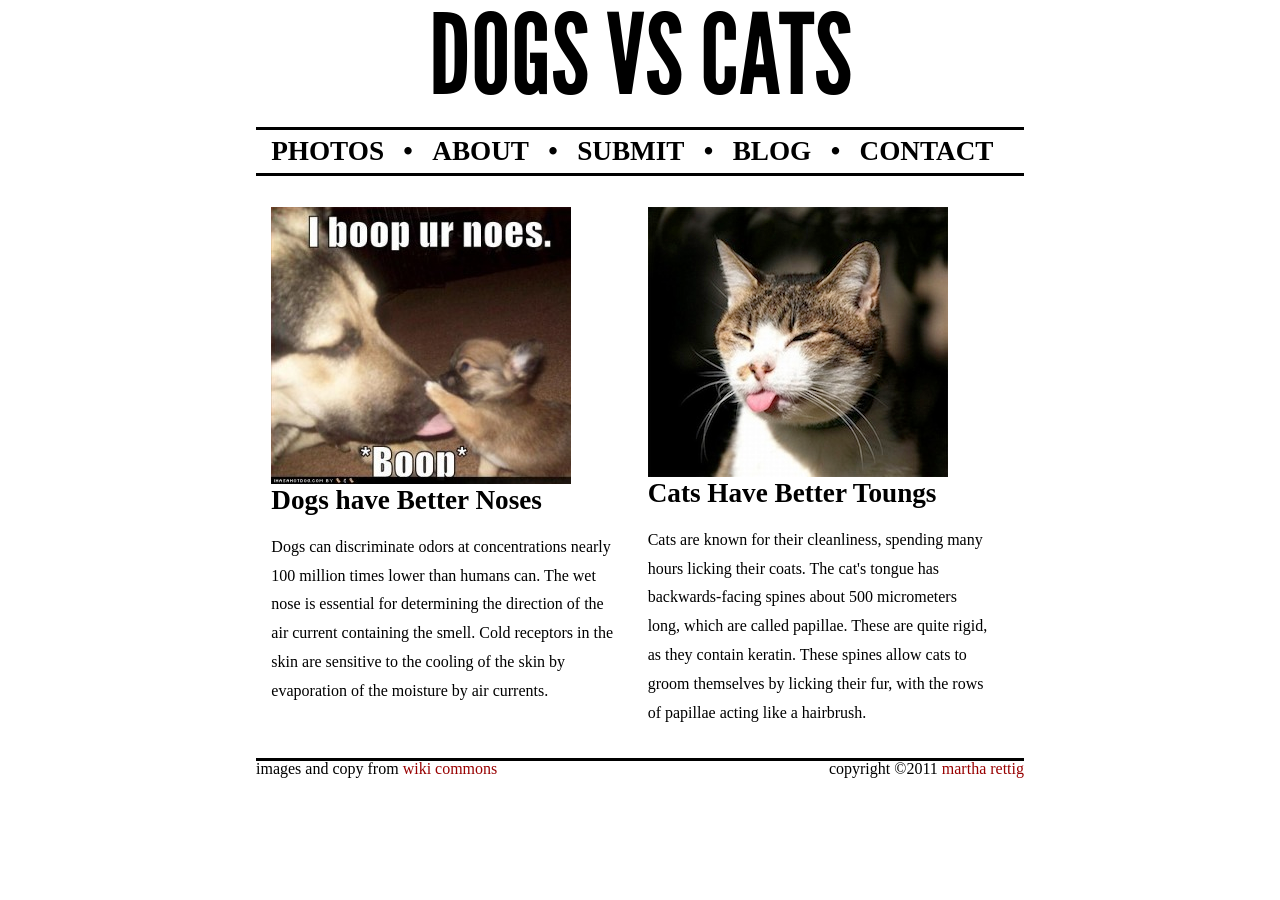
<file: cats-vs-dogs/index.html>
<!DOCTYPE html>

<html>
  <head>
    <title>My Title</title>
    <link rel="stylesheet" type='text/css' href="reset.css" />
  </head>
  <body>

    <header id='site-header'>
      <section>
    <h1><a href='#'>DOGS VS CATS</a></h1>
</section>
    
    <section>
    	 <nav>
      <ul>
        <li><a href="#" style="text-decoration: none; color:black;">PHOTOS</a></li>
        <li>&bullet;</li>
        <li><a href="#" style="text-decoration: none; color:black;">ABOUT</a></li>
         <li>&bullet;</li>
        <li><a href="#" style="text-decoration: none; color:black;">SUBMIT</a></li>
         <li>&bullet;</li>
        <li><a href="#" style="text-decoration: none; color:black;">BLOG</a></li>
         <li>&bullet;</li>
        <li><a href="#" style="text-decoration: none; color:black;">CONTACT</a></li>
    </ul>

</nav>
</section>
</header>


    <section>
<article id='article1'>

        	<img src="images/dog-pic.jpg" alt="dog pic"/>
        	<h1>Dogs have Better Noses</h1>
        	<p>Dogs can discriminate odors at concentrations nearly 100 million times lower than humans can. The wet nose is essential for determining the direction of the air current containing the smell. Cold receptors in the skin are sensitive to the cooling of the skin by evaporation of the moisture by air currents.</p>
  </article>

<article id ='article2'>        
        	<img src="images/cat-pic.jpg" alt="cat pic"/>
        	<h2>Cats Have Better Toungs</h2>
        	<p>Cats are known for their cleanliness, spending many hours licking their coats. The cat's tongue has backwards-facing spines about 500 micrometers long, which are called papillae. These are quite rigid, as they contain keratin. These spines allow cats to groom themselves by licking their fur, with the rows of papillae acting like a hairbrush.</p>
        </article>
        </section>

        <footer>
        <p id='link1'>images and copy from<a href="#" style="text-decoration:none" target="_blank"> <span style="color: #980000"> wiki commons </span></a></p>
    
      
      <p id='link2'>copyright &copy;2011<a href="#" style="text-decoration:none" target="_blank"> <span style="color: #980000">martha rettig</span></a></p>
    
    </footer>

  </body>
</html>
</file>
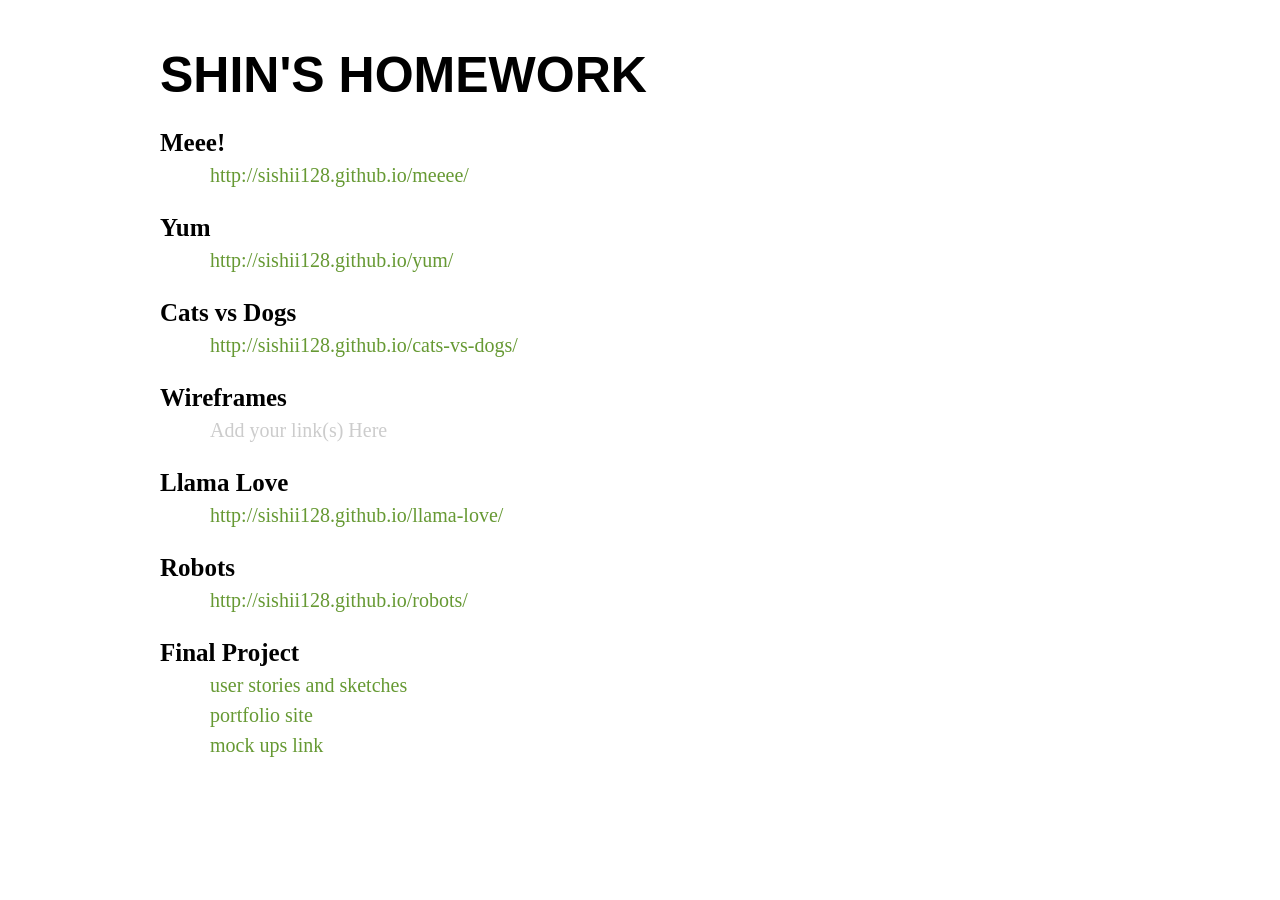
<file: homework/index.html>
<!DOCTYPE HTML>
<html lang="en">
<head>
	<meta charset="UTF-8">
	<title>Web304 Homework!</title>
	<link rel="stylesheet" href="style.css" type="text/css" media="screen">
</head>
<body>
	<section id='content'>
		<h1>Shin's Homework</h1>
		<h2>Meee!</h2>
				<p><a href='http://sishii128.github.io/meeee/'>http://sishii128.github.io/meeee/</a></p>
		<h2>Yum</h2>
				<p><a href='http://sishii128.github.io/yum/'>http://sishii128.github.io/yum/</a></p>
		<h2>Cats vs Dogs</h2>
				<p><a href='http://sishii128.github.io/cats-vs-dogs/'>http://sishii128.github.io/cats-vs-dogs/</a></p>
		<h2>Wireframes</h2>
				<p>Add your link(s) Here</p>
		<h2>Llama Love</h2>
				<p><a href='http://sishii128.github.io/llama-love/'>http://sishii128.github.io/llama-love/</a></p>
		<h2>Robots</h2>
		    	<p><a href='http://sishii128.github.io/robots/'>http://sishii128.github.io/robots/</p>
		<h2>Final Project</h2>
				<p><a href='http://sishii128.github.io/final/user-stories.html'> user stories and sketches </a></p>	
				<p><a href='http://sishii128.github.io/final/webpage_text.html'>portfolio site</a></p>	
				<p><a href='https://groups.google.com/forum/#!topic/webfall2013/onheLKb2TcE'>mock ups link</a></p>
	</section>

</body>
</html>
</file>
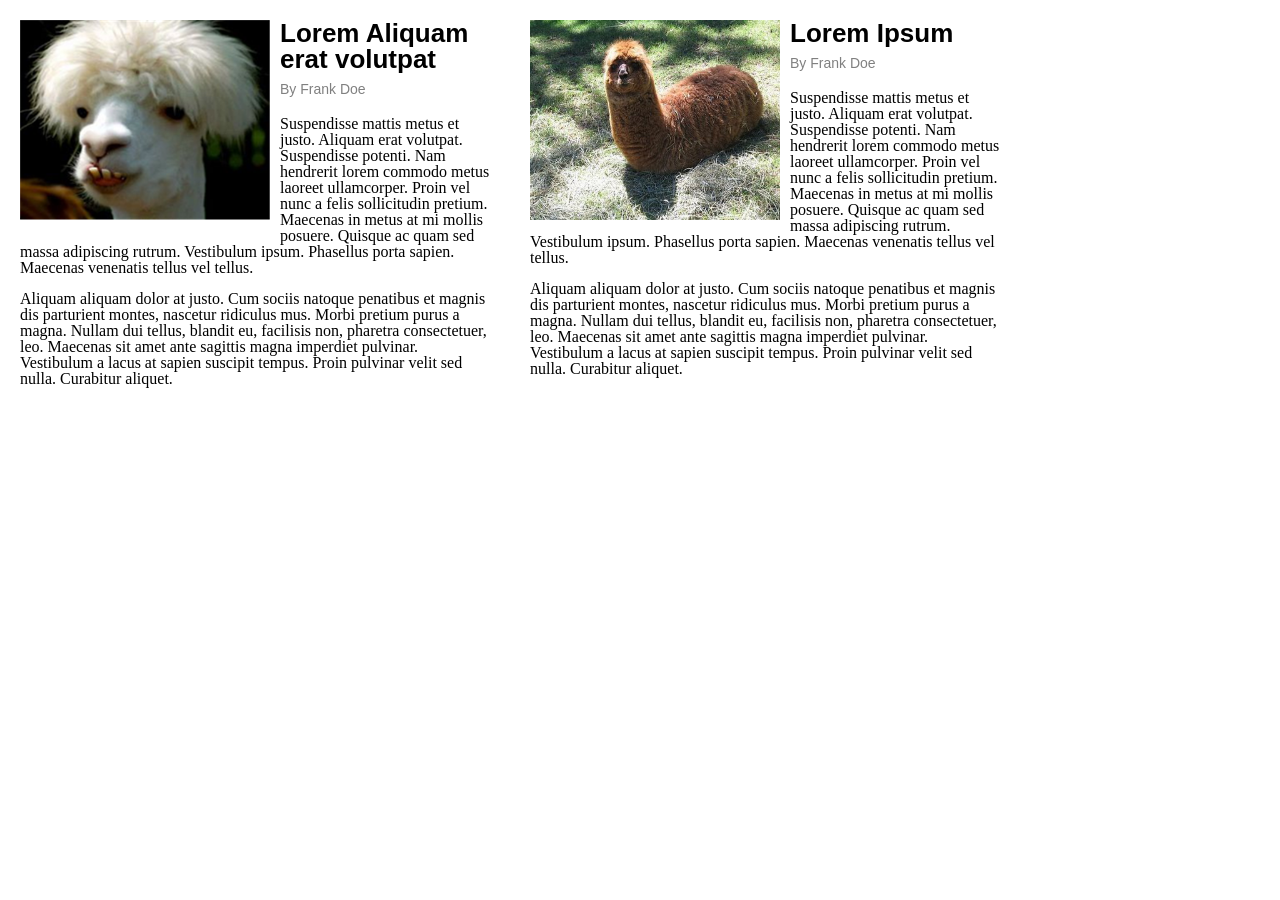
<file: llama-love/index.html>
<!DOCTYPE HTML>
<html lang="en">
<head>
 
	<title>Llama Love</title>
  <!--[if lt IE 9]>
  <script src="http://html5shiv.googlecode.com/svn/trunk/html5.js"></script>
  <![endif]-->
  <link rel="stylesheet" href="style.css" type="text/css" media="screen" />
</head>
<body>

<section id='main-content'>
  <article>

    <img src='images/llama1.png' alt="llama-photo"/>
    <h1>Lorem Aliquam erat volutpat</h1>
    <h2>By Frank Doe</h2>
    <p>Suspendisse mattis metus et justo. Aliquam erat volutpat. Suspendisse
      potenti. Nam hendrerit lorem commodo metus laoreet ullamcorper. Proin vel
      nunc a felis sollicitudin pretium. Maecenas in metus at mi mollis posuere.
      Quisque ac quam sed massa adipiscing rutrum. Vestibulum ipsum. Phasellus
      porta sapien. Maecenas venenatis tellus vel tellus.</p>

    <p>Aliquam aliquam dolor at justo. Cum sociis natoque penatibus et magnis dis
      parturient montes, nascetur ridiculus mus. Morbi pretium purus a magna.
      Nullam dui tellus, blandit eu, facilisis non, pharetra consectetuer, leo.
      Maecenas sit amet ante sagittis magna imperdiet pulvinar. Vestibulum a lacus
      at sapien suscipit tempus. Proin pulvinar velit sed nulla. Curabitur
      aliquet.</p>
  </article>

  <article>
    <img src='images/llama2.png' alt="llama-photo"/>
    <h1>Lorem Ipsum</h1>
    <h2>By Frank Doe</h2>
    <p>Suspendisse mattis metus et justo. Aliquam erat volutpat. Suspendisse
      potenti. Nam hendrerit lorem commodo metus laoreet ullamcorper. Proin vel
      nunc a felis sollicitudin pretium. Maecenas in metus at mi mollis posuere.
      Quisque ac quam sed massa adipiscing rutrum. Vestibulum ipsum. Phasellus
      porta sapien. Maecenas venenatis tellus vel tellus.</p>

    <p>Aliquam aliquam dolor at justo. Cum sociis natoque penatibus et magnis dis
      parturient montes, nascetur ridiculus mus. Morbi pretium purus a magna.
      Nullam dui tellus, blandit eu, facilisis non, pharetra consectetuer, leo.
      Maecenas sit amet ante sagittis magna imperdiet pulvinar. Vestibulum a lacus
      at sapien suscipit tempus. Proin pulvinar velit sed nulla. Curabitur
      aliquet.</p>

  </article>
</section>
</body>
</html>
</file>
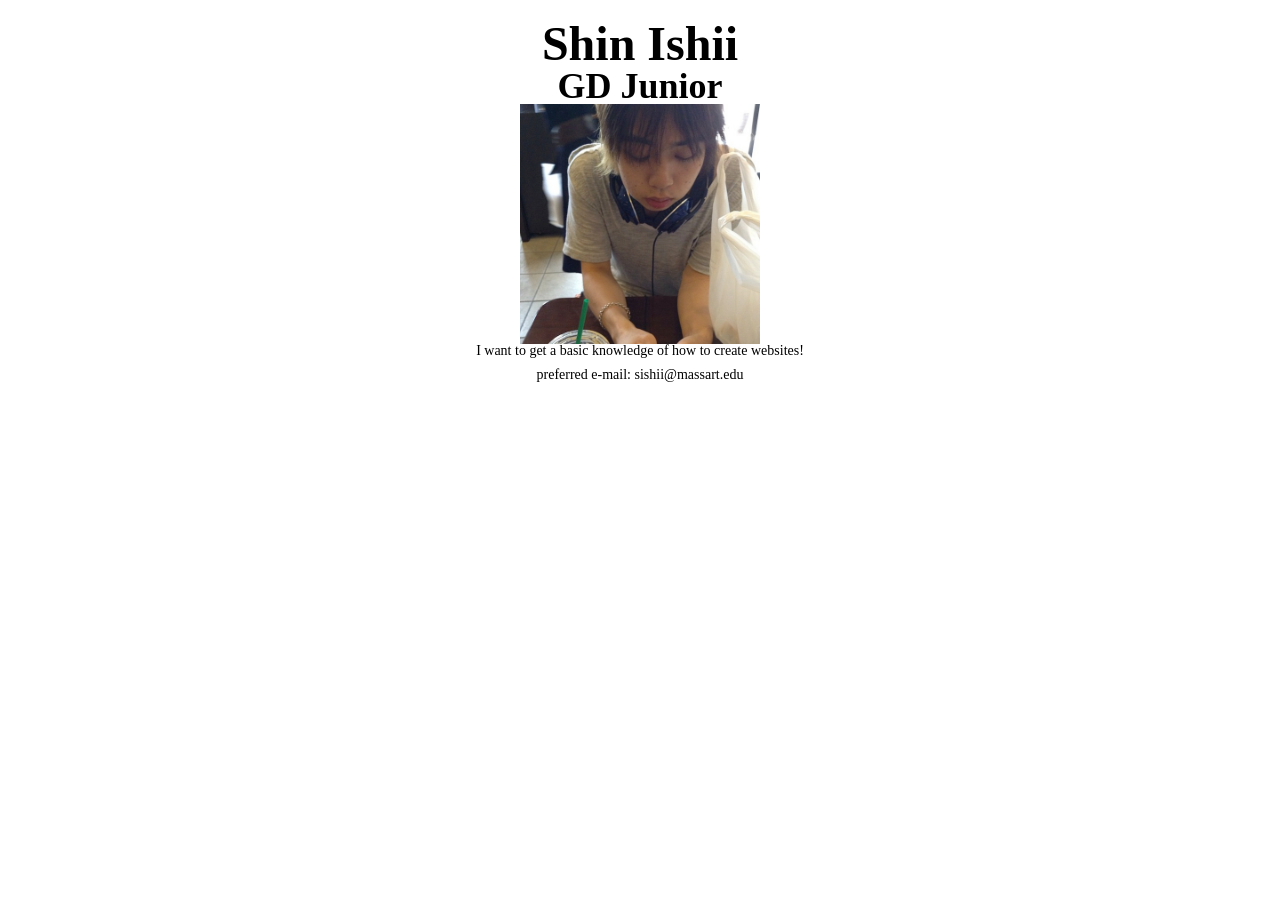
<file: meeee/index.html>
<!DOCTYPE HTML>
<html lang="en">
<head>
	<meta charset="UTF-8">
	<title>First Webpage</title>
	<link rel="stylesheet" href="style.css" type="text/css" media="screen">
</head>
<body>
	<section id='content'>
	   <h1>Shin Ishii</h1>
	   <h2>GD Junior</h2>
	   <img src="images/own-picture.jpg" alt="picture"/>
	   <p>I want to get a basic knowledge of how to create websites!</p>
	   <p>preferred e-mail: sishii@massart.edu</p>
	</section>
	
</body>
</html>
</file>
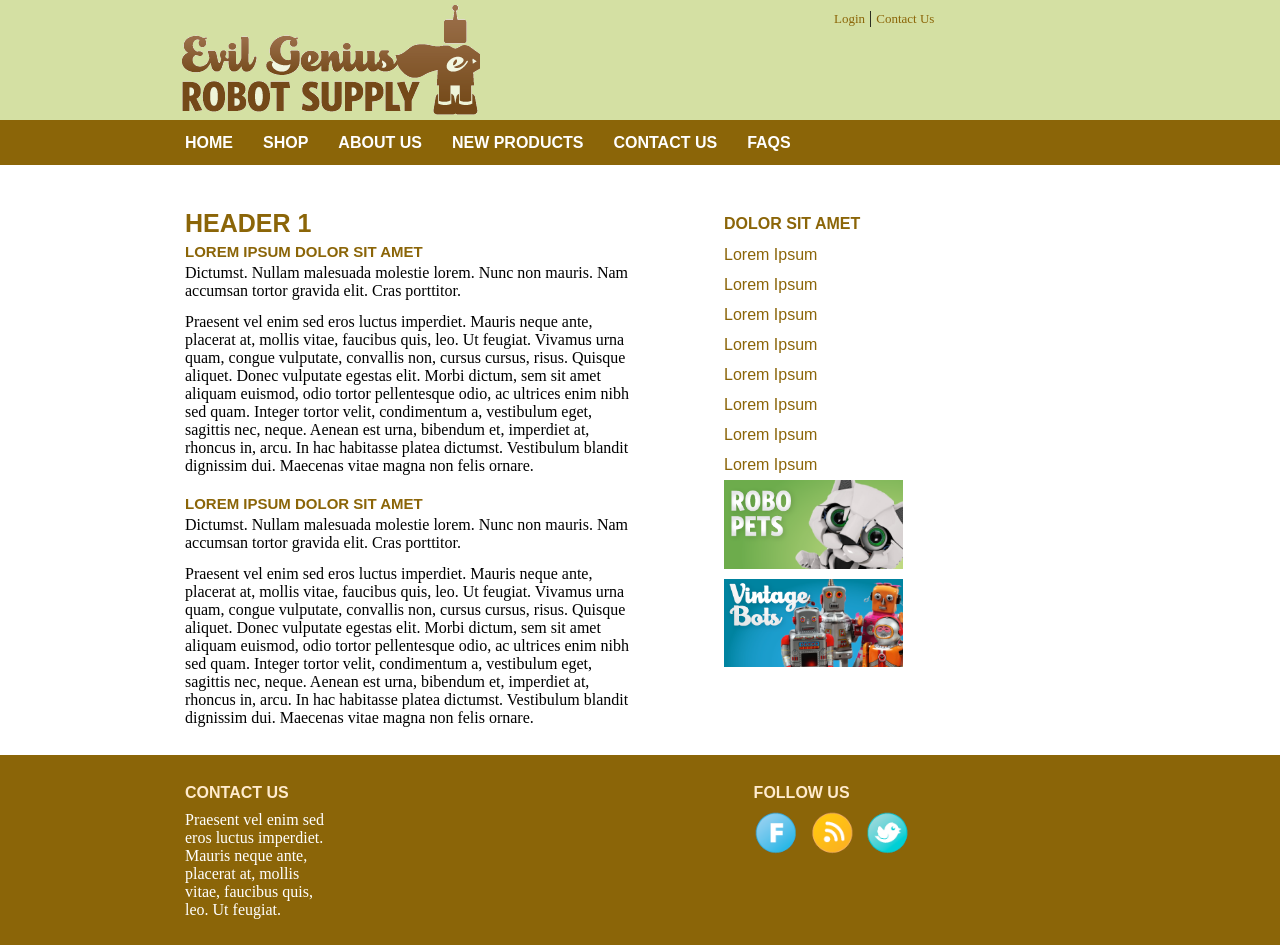
<file: robots/index.html>
<!DOCTYPE HTML>
<html lang="en">
<head>
	<title>Robots</title>
  <!--[if lt IE 9]>
  <script src="http://html5shiv.googlecode.com/svn/trunk/html5.js"></script>
  <![endif]-->
  <link rel="stylesheet" href="style.css" type="text/css" media="screen" />
</head>
<body>
<div id='site-wrapper'>
<header id='site-header'>
  <h1><a href='/'>Evil Genius Robot Supply</a></h1>
  <nav id='top-nav'>
    <a href='#'>Login</a> | <a href='#'>Contact Us</a>
  </nav>
</header>
</div> <!-- end #site-wrapper -->

<div id='menu-wrapper'>
<nav id='main-menu'>
  <ul>
    <li>
    	<a href="#">Home</a></li>
    <li>
    	<a href="#">Shop</a></li>
    <li>
    	<a href="#">About Us</a></li>
    <li>
    	<a href="#">New Products</a></li>
    <li>
    	<a href="#">Contact Us</a></li>
    <li>
    	<a href="#">Faqs</a></li>
  </ul>
</nav>
</div> <!-- end #menu-wrapper -->

<div id='content-wrapper'>
  <div id='content'>
    <article id='page'>
        <h1>Header 1</h1>
        <h2>Lorem Ipsum Dolor Sit Amet</h2>
        <p>Dictumst. Nullam malesuada molestie lorem. Nunc non mauris. Nam accumsan
          tortor gravida elit. Cras porttitor.</p>

        <p>Praesent vel enim sed eros luctus imperdiet. Mauris neque ante, placerat at,
          mollis vitae, faucibus quis, leo. Ut feugiat. Vivamus urna quam, congue
          vulputate, convallis non, cursus cursus, risus. Quisque aliquet. Donec
          vulputate egestas elit. Morbi dictum, sem sit amet aliquam euismod, odio
          tortor pellentesque odio, ac ultrices enim nibh sed quam. Integer tortor
          velit, condimentum a, vestibulum eget, sagittis nec, neque. Aenean est urna,
          bibendum et, imperdiet at, rhoncus in, arcu. In hac habitasse platea
          dictumst. Vestibulum blandit dignissim dui. Maecenas vitae magna non felis
          ornare.</p>



        <h2>Lorem Ipsum Dolor Sit Amet</h2>
        <p>Dictumst. Nullam malesuada molestie lorem. Nunc non mauris. Nam accumsan
          tortor gravida elit. Cras porttitor.</p>

        <p>Praesent vel enim sed eros luctus imperdiet. Mauris neque ante, placerat at,
          mollis vitae, faucibus quis, leo. Ut feugiat. Vivamus urna quam, congue
          vulputate, convallis non, cursus cursus, risus. Quisque aliquet. Donec
          vulputate egestas elit. Morbi dictum, sem sit amet aliquam euismod, odio
          tortor pellentesque odio, ac ultrices enim nibh sed quam. Integer tortor
          velit, condimentum a, vestibulum eget, sagittis nec, neque. Aenean est urna,
          bibendum et, imperdiet at, rhoncus in, arcu. In hac habitasse platea
          dictumst. Vestibulum blandit dignissim dui. Maecenas vitae magna non felis
          ornare.</p>

    </article>
    <aside id='sidebar'>
      <h1>Dolor sit Amet</h1>
      <ul>
        <li>
        	<a href="#">Lorem Ipsum</a></li>
        <li>
        	<a href="#">Lorem Ipsum</a></li>
        <li>
        	<a href="#">Lorem Ipsum</a></li>
        <li>
        	<a href="#">Lorem Ipsum</a></li>
        <li>
        	<a href="#">Lorem Ipsum</a></li>
        <li>
        	<a href="#">Lorem Ipsum</a></li>
        <li>
        	<a href="#">Lorem Ipsum</a></li>
        <li>
        	<a href="#">Lorem Ipsum</a></li>
      </ul>
      <a href='#'><img src='images/robot-pets.png'/></a>
      <a href='#'><img src='images/vintage-bots.png'/></a>
      </aside> <!-- end #sidebar -->
  </div>
</div> <!-- end #content-wrapper -->

<div id='footer-wrapper'>
  <footer id='site-footer'>
    <section id='footer-contact'>
      <h1>Contact Us</h1>
      <p>Praesent vel enim sed eros luctus imperdiet. Mauris neque ante, placerat at,
        mollis vitae, faucibus quis, leo. Ut feugiat.</p>
    </section>

    <section id='footer-follow'>
      <h1>Follow Us</h1>

      <ul>
        <li><a href='#'><img src='images/facebook.png'/></a></li>
        <li><a href='#'><img src='images/rss.png'/></a></li>
        <li><a href='#'><img src='images/twitter.png'/></a></li>
      </ul>
    </section>
  </footer>
</div> <!-- end #footer-wrapper -->



</body>
</html>
</file>
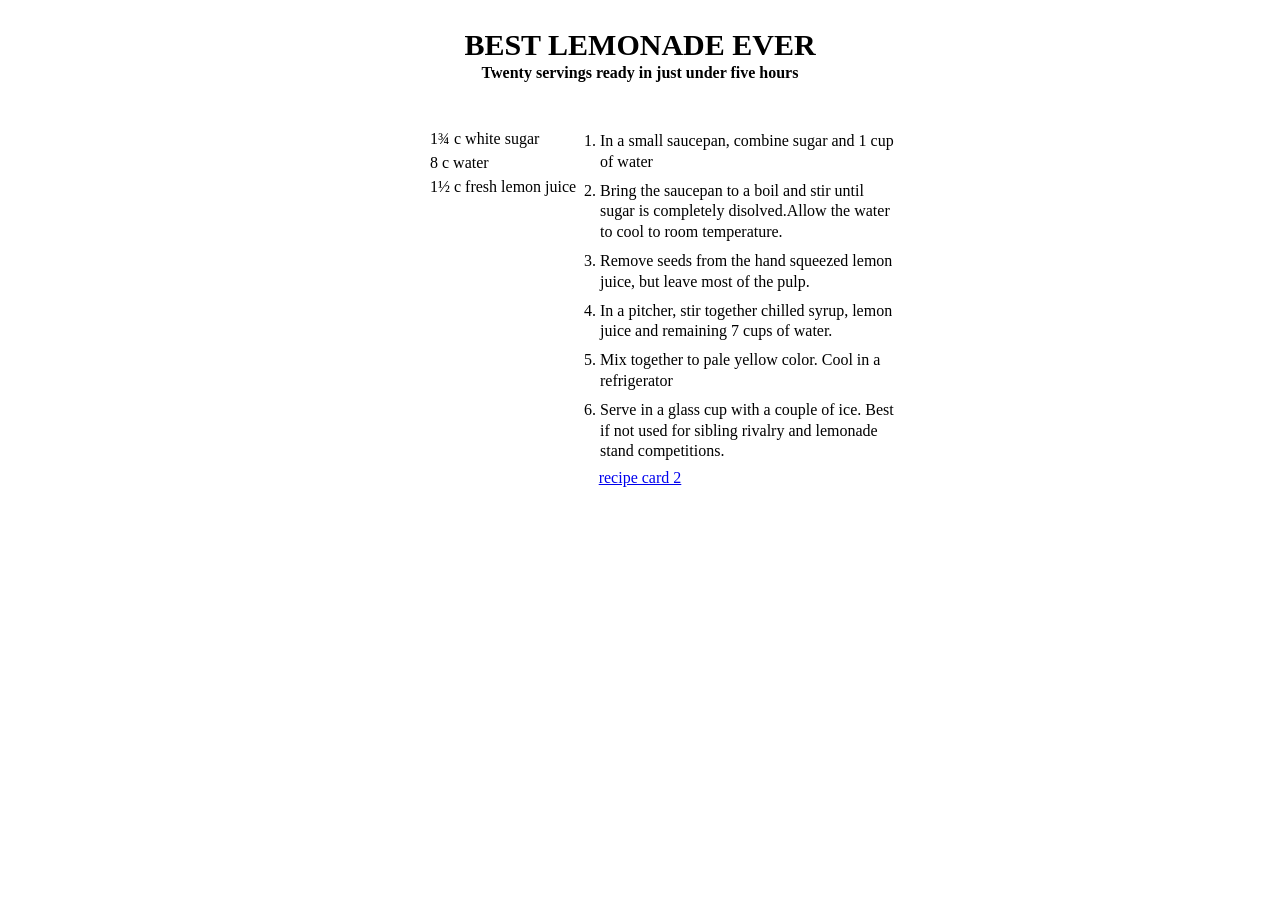
<file: yum/index.html>
<!DOCTYPE html>
<html>
  <head>	
	
	<title>yum!</title>
  	<!--[if lt IE 9]>
  	<script src="http://html5shiv.googlecode.com/svn/trunk/html5.js"></script>
  	<![endif]-->
  	<link rel="stylesheet" href="style.css" type="text/css" media="screen" />
  </head>
  <body>
	<header>
    <h1>BEST LEMONADE EVER</h1>
    <h2>Twenty servings ready in just under five hours</h2>
  </header>


<section id='content'>
  <article>
        <ul>
        <li>1&frac34; c white sugar</li>
        <li>8 c water</li>
        <li>1&frac12; c fresh lemon juice</li>
        </ul>

        <ol>
          <li>In a small saucepan, combine sugar and 1 cup of water</li>
          <li>Bring the saucepan to a boil and stir until sugar is completely disolved.Allow the water to cool to room temperature.</li>
          <li>Remove seeds from the hand squeezed lemon juice, but leave most of the pulp.</li>
          <li>In a pitcher, stir together chilled syrup, lemon juice and remaining 7 cups of water.</li>
          <li>Mix together to pale yellow color. Cool in a refrigerator</li>
          <li>Serve in a glass cup with a couple of ice. Best if not used for sibling rivalry and lemonade stand competitions.</li>
        </ol>


</article>
</section>
<footer>
        <a href ="recipe-card-2.html">recipe card 2 </a>
        </footer>

  </body>
</html>
</file>
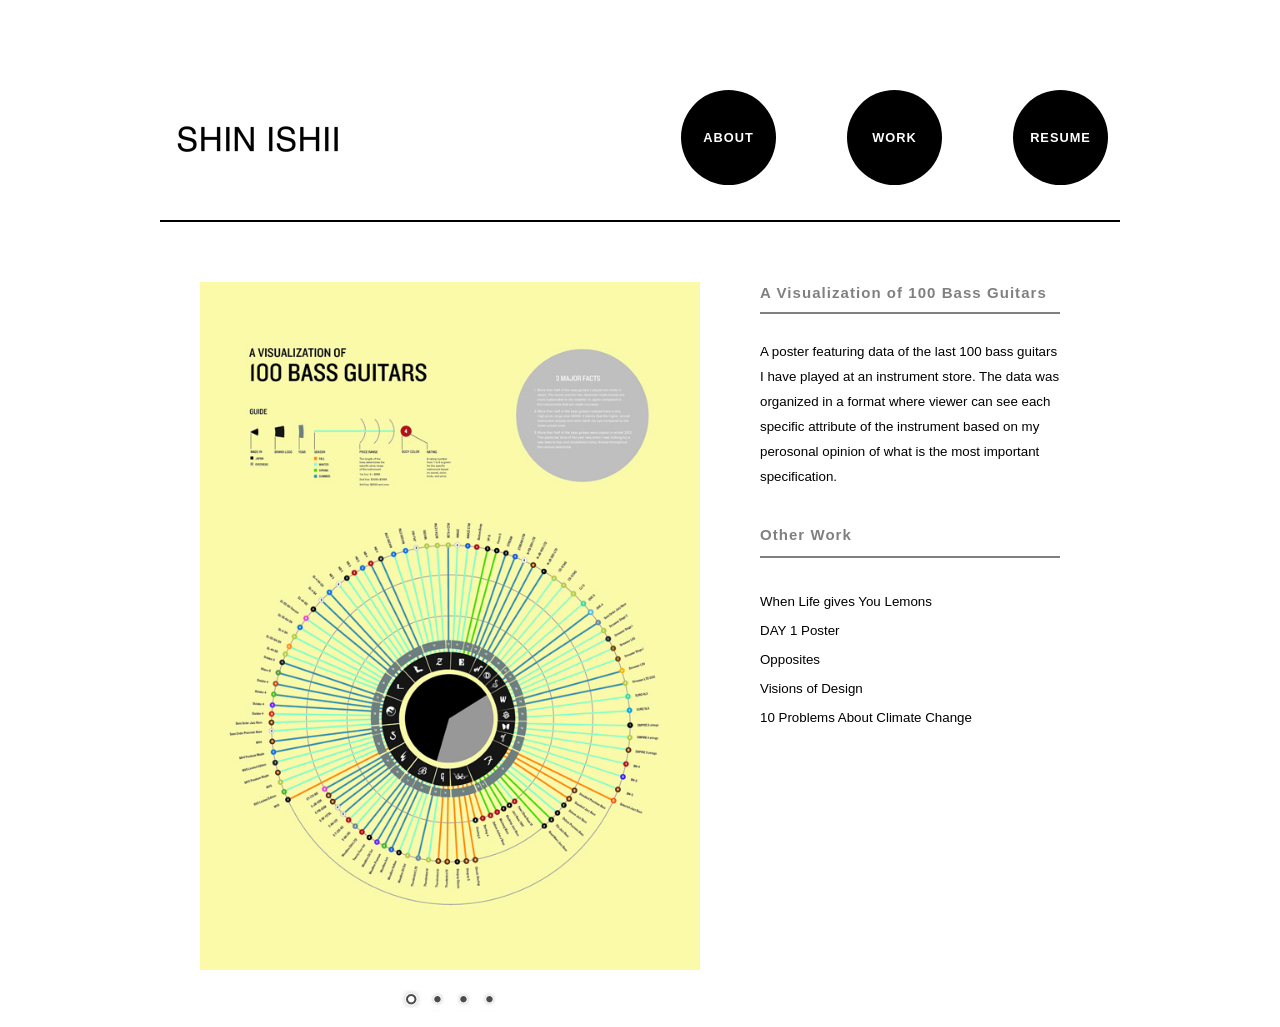
<file: final/100poster.html>
<!DOCTYPE html>
<html>
<head>  
    <title>My Title</title>
    <link rel="stylesheet" type='text/css' href="style.css" />
    <link rel="stylesheet" type='text/css' href='nivo-slider.css'/>
    <link rel="stylesheet" href="themes/default/default.css" type="text/css" />
    <script src="http://ajax.googleapis.com/ajax/libs/jquery/1.10.1/jquery.min.js" type="text/javascript"></script>
    <script src="jquery.nivo.slider.pack.js" type="text/javascript"></script>
</head>  

  <body id='website'>
    <header id='site-header'>
  <h1><a href='webpage_text.html'>Site Logo</a></h1>
  <nav id='top-nav'>
    <ul>
    <li class='circle'>
      <a href='about.html' style="text-decoration: none;">ABOUT</a> 
      </li>
      <li class='circle'> 
        <a href='work.html' style="text-decoration: none;">WORK</a>
      </li>
      <li class='circle'>
        <a href='resume.pdf' target="_blank" style="text-decoration: none;">RESUME</a>
      </li>
    </ul>
  </nav>
</header>

<div class="slider-wrapper theme-default">
  <div id='photos' class='nivoSlider'>
    <img class='image1' src='images/100poster1.jpg' alt="poster" data-transition="slideInLeft" />
    <img class='image2' src='images/close_up3.png' alt="close" data-transition="slideInLeft" />
    <img class='image2' src='images/close_up.jpg' alt="close" data-transition="slideInLeft" />
    <img class='image4' src='images/close_up2.jpg' alt="close2" data-transition="slideInLeft"/>
  </div>


<script type="text/javascript">
$(window).load(function() {
    $('#photos').nivoSlider({
      manualAdvance: true
    });
});
</script>

  <div id='information'>
    <h1>A Visualization of 100 Bass Guitars</h1>
    <br>
    <p> A poster featuring data of the last 100 bass guitars I have played at an instrument store. The data was organized in a format where viewer can see each specific attribute of the instrument based on my perosonal opinion of what is the most important specification.</p>
  </div>

      <div id='others'>
    <h1>Other Work</h1>
    <br>
    <ul class='project menu'> 
        <li><a href="lemon.html" style="text-decoration: none; color:black;">When Life gives You Lemons</a></li>
        <li><a href="songposter.html" style="text-decoration: none; color:black;">DAY 1 Poster</a></li>
        <li><a href="opposites.html" style="text-decoration: none; color:black;">Opposites</a></li>
        <li><a href="book.html" style="text-decoration: none; color:black;">Visions of Design</a></li>
          <li><a href="10climate.html" style="text-decoration: none; color:black;">10 Problems About Climate Change</a></li>
      </ul>
  </div>
</div>
</body>
</file>
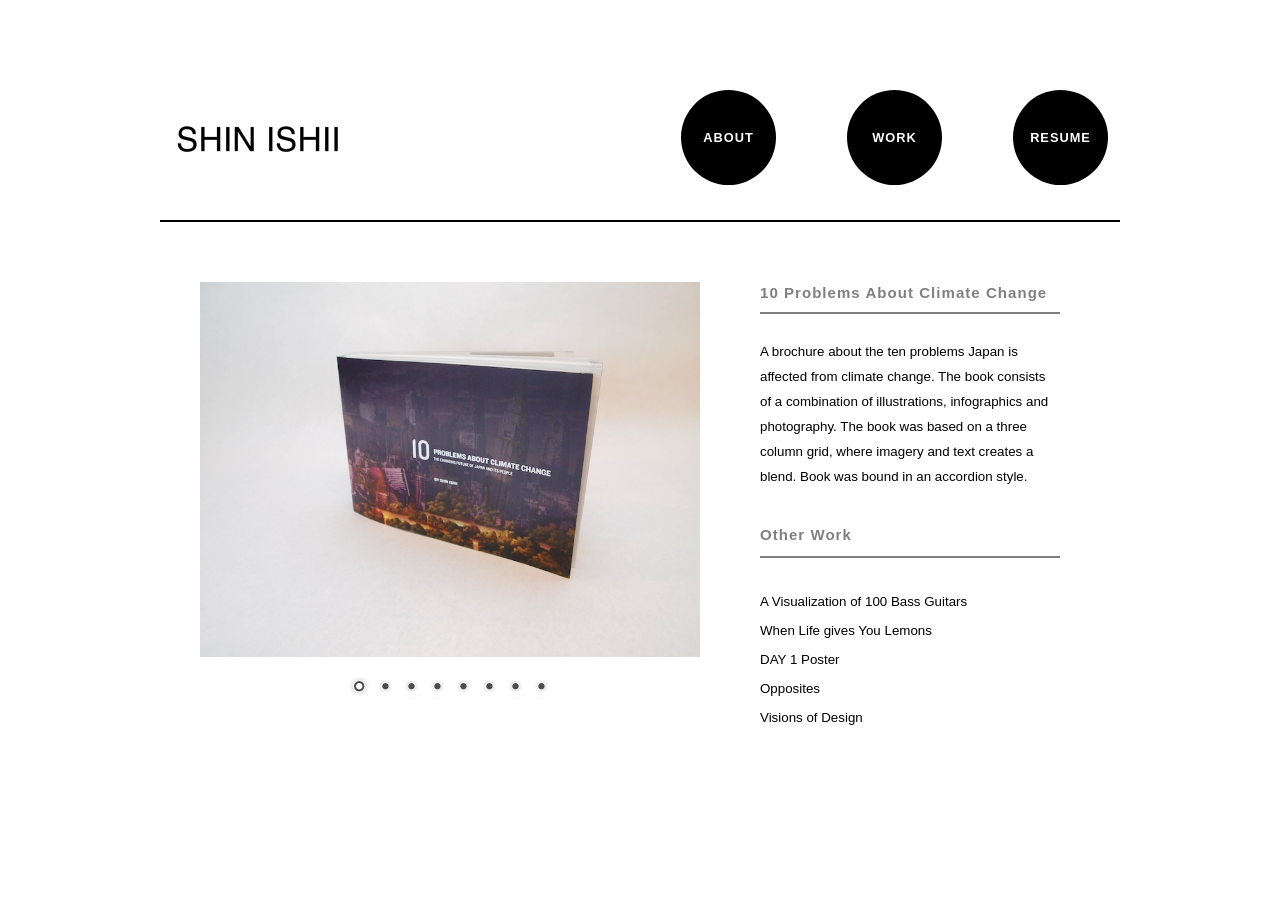
<file: final/10climate.html>
<!DOCTYPE html>
<html>
<head>
    <title>My Title</title>
    <link rel="stylesheet" type='text/css' href='style.css'/>
    <link rel="stylesheet" type='text/css' href='nivo-slider.css'/>
    <link rel="stylesheet" href="themes/default/default.css" type="text/css" />
        <script src="http://ajax.googleapis.com/ajax/libs/jquery/1.10.1/jquery.min.js" type="text/javascript"></script>
        <script src="jquery.nivo.slider.pack.js" type="text/javascript"></script>
</head>
 

  <body id='website'>
    <header id='site-header'>
  <h1><a href='webpage_text.html'>Site Logo</a></h1>
  <nav id='top-nav'>
    <ul>
    <li class='circle'>
      <a href='about.html' style="text-decoration: none;">ABOUT</a> 
      </li>
      <li class='circle'> 
        <a href='work.html' style="text-decoration: none;">WORK</a>
      </li>
      <li class='circle'>
        <a href='resume.pdf' target="_blank" style="text-decoration: none;">RESUME</a>
      </li>
    </ul>
  </nav>
</header>

<div class="slider-wrapper theme-default">
  <div id='photos' class='nivoSlider'>
    <img src='images/climate1.JPG' alt="poster" data-transition="slideInLeft" />
    <img src='images/climate2.JPG' alt="close" data-transition="slideInLeft" />
    <img src='images/climate3.JPG' alt="close3" data-transition="slideInLeft" />
    <img src='images/climate4.JPG' alt="close4" data-transition="slideInLeft" />
    <img src='images/climate5.JPG' alt="close5" data-transition="slideInLeft" />
    <img src='images/climate6.JPG' alt="close6" data-transition="slideInLeft" />
    <img src='images/climate7.JPG' alt="close7" data-transition="slideInLeft" />
    <img src='images/climate8.JPG' alt="close8" data-transition="slideInLeft" />
 </div>
 
<script type="text/javascript">
$(window).load(function() {
    $('#photos').nivoSlider({
      manualAdvance: true
    });
});
</script>

  <div id='information'>
    <h1>10 Problems About Climate Change</h1>
    <br>
    <p> A brochure about the ten problems Japan is affected from climate change. The book consists of a combination of illustrations, infographics and photography. The book was based on a three column grid, where imagery and text creates a blend. Book was bound in an accordion style.</p>
  </div>

     <div id='others'>
    <h1>Other Work</h1>
    <br>
    <ul class='project menu'> 
        <li><a href="100poster.html" style="text-decoration: none; color:black;">A Visualization of 100 Bass Guitars</a></li>
        <li><a href="lemon.html" style="text-decoration: none; color:black;">When Life gives You Lemons</a></li>
        <li><a href="songposter.html" style="text-decoration: none; color:black;">DAY 1 Poster</a></li>
        <li><a href="opposites.html" style="text-decoration: none; color:black;">Opposites</a></li>
        <li><a href="book.html" style="text-decoration: none; color:black;">Visions of Design</a></li>
      </ul>
  </div>
</div>
</body>
</file>
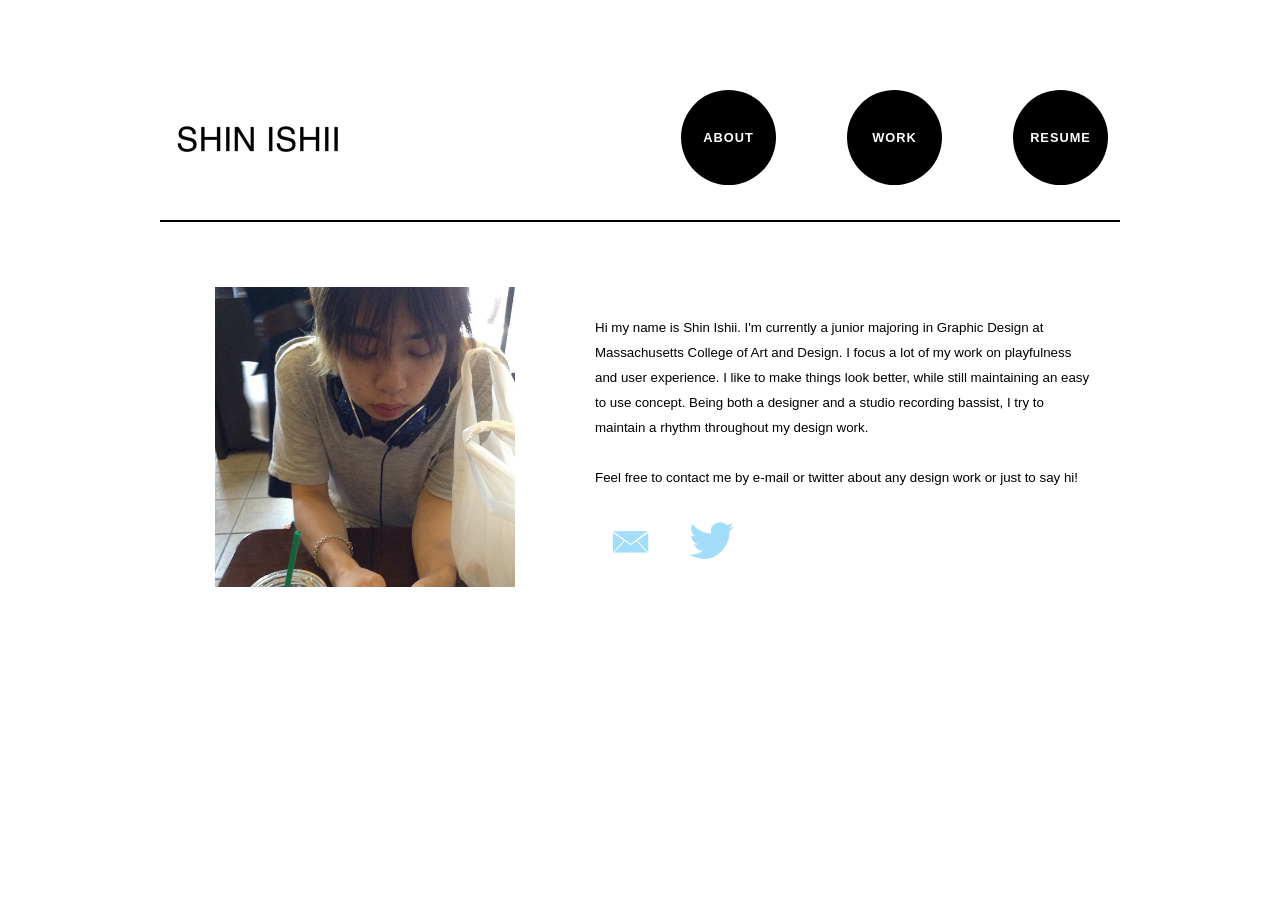
<file: final/about.html>
<!DOCTYPE html>
<html>
<head>
    <title>My Title</title>
    <link rel="stylesheet" type='text/css' href="style.css" />
</head>  

  <body id='website'>
    <header id='site-header'>
  <h1><a href='webpage_text.html'>Site Logo</a></h1>
  <nav id='top-nav'>
    <ul>
    <li class='circle'>
      <a href='about.html' style="text-decoration: none;">ABOUT</a> 
      </li>
      <li class='circle'> 
        <a href='work.html' style="text-decoration: none;">WORK</a>
      </li>
      <li class='circle'>
        <a href='resume.pdf' target="_blank" style="text-decoration: none;">RESUME</a>
      </li>
    </ul>
  </nav>
</header>


  <div id='content'>
      <img id='me' src="images/own-picture.jpg" alt="picture"/>
    <div class='aboutme'>
      <p>Hi my name is Shin Ishii. I'm currently a junior majoring in Graphic Design at Massachusetts College of Art and Design. I focus a lot of my work on playfulness and user experience. I like to make things look better, while still maintaining an easy to use concept. Being both a designer and a studio recording bassist, I try to maintain a rhythm throughout my design work. </p>
      <br>
      <p>Feel free to contact me by e-mail or twitter about any design work or just to say hi!</p>
<ul id='contacts'>
       <li><a href="mailto:sishii@massart.edu">
            <img src="images/mail.png" alt='mail'/>
            </a>
          </li>
       <li><a href="https://twitter.com" target="_blank">
         <img src="images/twitter.png" alt='twitter'/>
            </a>
          </li>
       </li>
</ul>
</div>
</div>
</body>
</file>
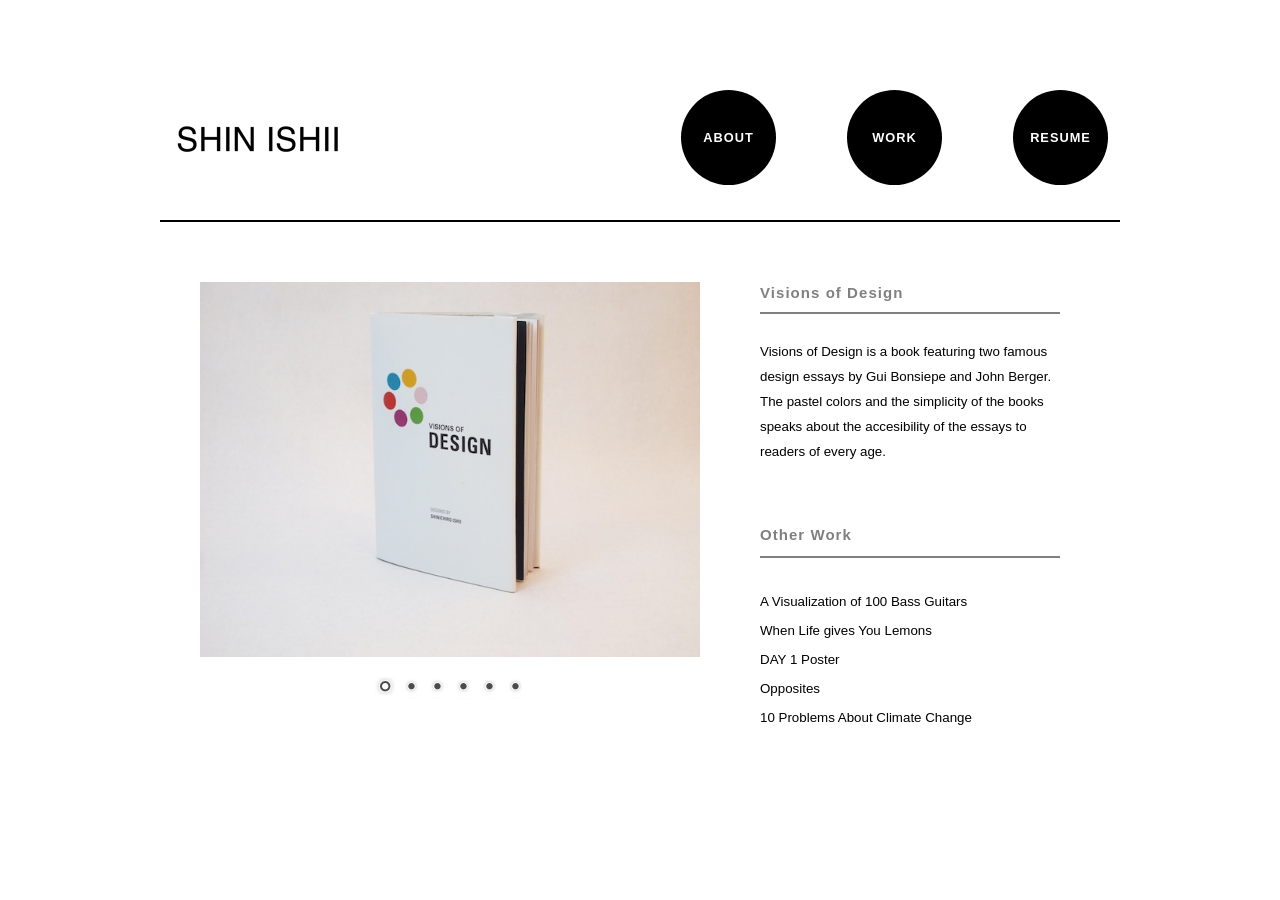
<file: final/book.html>
<!DOCTYPE html>
<html>
<head>  
    <title>My Title</title>
    <link rel="stylesheet" type='text/css' href="style.css" />
    <link rel="stylesheet" type='text/css' href='nivo-slider.css'/>
    <link rel="stylesheet" href="themes/default/default.css" type="text/css" />
    <script src="http://ajax.googleapis.com/ajax/libs/jquery/1.10.1/jquery.min.js" type="text/javascript"></script>
    <script src="jquery.nivo.slider.pack.js" type="text/javascript"></script>
</head>
  

  <body id='website'>
    <header id='site-header'>
  <h1><a href='webpage_text.html'>Site Logo</a></h1>
  <nav id='top-nav'>
    <ul>
    <li class='circle'>
      <a href='about.html' style="text-decoration: none;">ABOUT</a> 
      </li>
      <li class='circle'> 
        <a href='work.html' style="text-decoration: none;">WORK</a>
      </li>
      <li class='circle'>
        <a href='resume.pdf' target="_blank" style="text-decoration: none;">RESUME</a>
      </li>
    </ul>
  </nav>
</header>

<div class="slider-wrapper theme-default">
  <div id='photos' class='nivoSlider'>
    <img src='images/bookcover.jpg' alt="poster" data-transition="slideInLeft" />
    <img src='images/contents.jpg' alt="close" data-transition="slideInLeft" />
    <img src='images/timeline.jpg' alt="close3" data-transition="slideInLeft" />
    <img src='images/pg1.jpg' alt="close4" data-transition="slideInLeft" />
    <img src='images/pg2.jpg' alt="close5" data-transition="slideInLeft" />
    <img src='images/pg3.jpg' alt="close6" data-transition="slideInLeft" />
 </div>

<script type="text/javascript">
$(window).load(function() {
    $('#photos').nivoSlider({
      manualAdvance: true
    });
});
</script>
  

  <div id='information'>
    <h1>Visions of Design</h1>
    <br>
    <p>Visions of Design is a book featuring two famous design essays by Gui Bonsiepe and John Berger. The pastel colors and the simplicity of the books speaks about the accesibility of the essays to readers of every age. </p>
  </div>

     <div id='others'>
    <h1>Other Work</h1>
    <br>
    <ul class='project menu'> 
        <li><a href="100poster.html" style="text-decoration: none; color:black;">A Visualization of 100 Bass Guitars</a></li>
        <li><a href="lemon.html" style="text-decoration: none; color:black;">When Life gives You Lemons</a></li>
        <li><a href="songposter.html" style="text-decoration: none; color:black;">DAY 1 Poster</a></li>
        <li><a href="opposites.html" style="text-decoration: none; color:black;">Opposites</a></li>
        <li><a href="10climate.html" style="text-decoration: none; color:black;">10 Problems About Climate Change</a></li>
      </ul>
  </div>
</div>
</body>
</file>
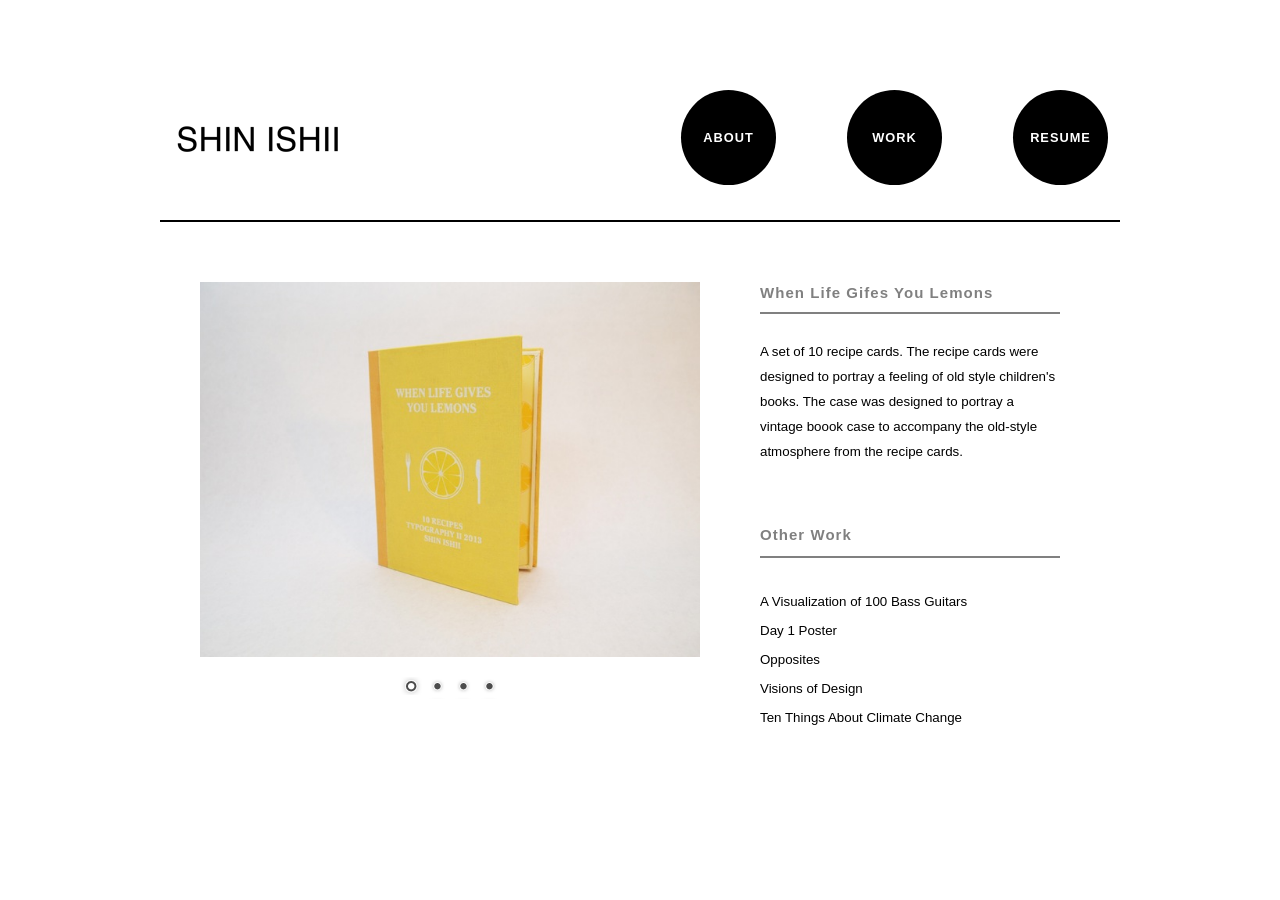
<file: final/lemon.html>
<!DOCTYPE html>
<html>
<head>
    <title>My Title</title>
    <link rel="stylesheet" type='text/css' href="style.css" />
    <link rel="stylesheet" type='text/css' href='nivo-slider.css'/>
    <link rel="stylesheet" href="themes/default/default.css" type="text/css" />
    <script src="http://ajax.googleapis.com/ajax/libs/jquery/1.10.1/jquery.min.js" type="text/javascript"></script>
    <script src="jquery.nivo.slider.pack.js" type="text/javascript"></script>
</head>
  

  <body id='website'>
    <header id='site-header'>
  <h1><a href='webpage_text.html'>Site Logo</a></h1>
  <nav id='top-nav'>
    <ul>
    <li class='circle'>
      <a href='about.html' style="text-decoration: none;">ABOUT</a> 
      </li>
      <li class='circle'> 
        <a href='work.html' style="text-decoration: none;">WORK</a>
      </li>
      <li class='circle'>
        <a href='resume.pdf' target="_blank" style="text-decoration: none;">RESUME</a>
      </li>
    </ul>
  </nav>
</header>

<div class="slider-wrapper theme-default">
  <div id='photos' class='nivoSlider'>
    <img src='images/lemon1.jpg' alt="close1" data-transition="slideInLeft" />
    <img src='images/lemon2.jpg' alt="close2" data-transition="slideInLeft" />
    <img src='images/lemon3.jpg' alt="close3" data-transition="slideInLeft" />
    <img src='images/lemon5.JPG' alt="close4" data-transition="slideInLeft" />
 </div>


<script type="text/javascript">
$(window).load(function() {
    $('#photos').nivoSlider({
      manualAdvance: true
    });
});
</script>
  

  <div id='information'>
    <h1>When Life Gifes You Lemons</h1>
    <br>
    <p> A set of 10 recipe cards. The recipe cards were designed to portray a feeling of old style children's books. The case was designed to portray a vintage boook case to accompany the old-style atmosphere from the recipe cards.</p>
  </div>

   <div id='others'>
    <h1>Other Work</h1>
    <br>
    <ul class='project menu'> 
        <li><a href="100poster.html" style="text-decoration: none; color:black;">A Visualization of 100 Bass Guitars</a></li>
        <li><a href="songposter.html" style="text-decoration: none; color:black;">Day 1 Poster</a></li>
        <li><a href="opposites.html" style="text-decoration: none; color:black;">Opposites</a></li>
        <li><a href="book.html" style="text-decoration: none; color:black;">Visions of Design</a></li>
        <li><a href="10climate.html" style="text-decoration: none; color:black;">Ten Things About Climate Change</a></li>
      </ul>
  </div>
</div>
</body>
</file>
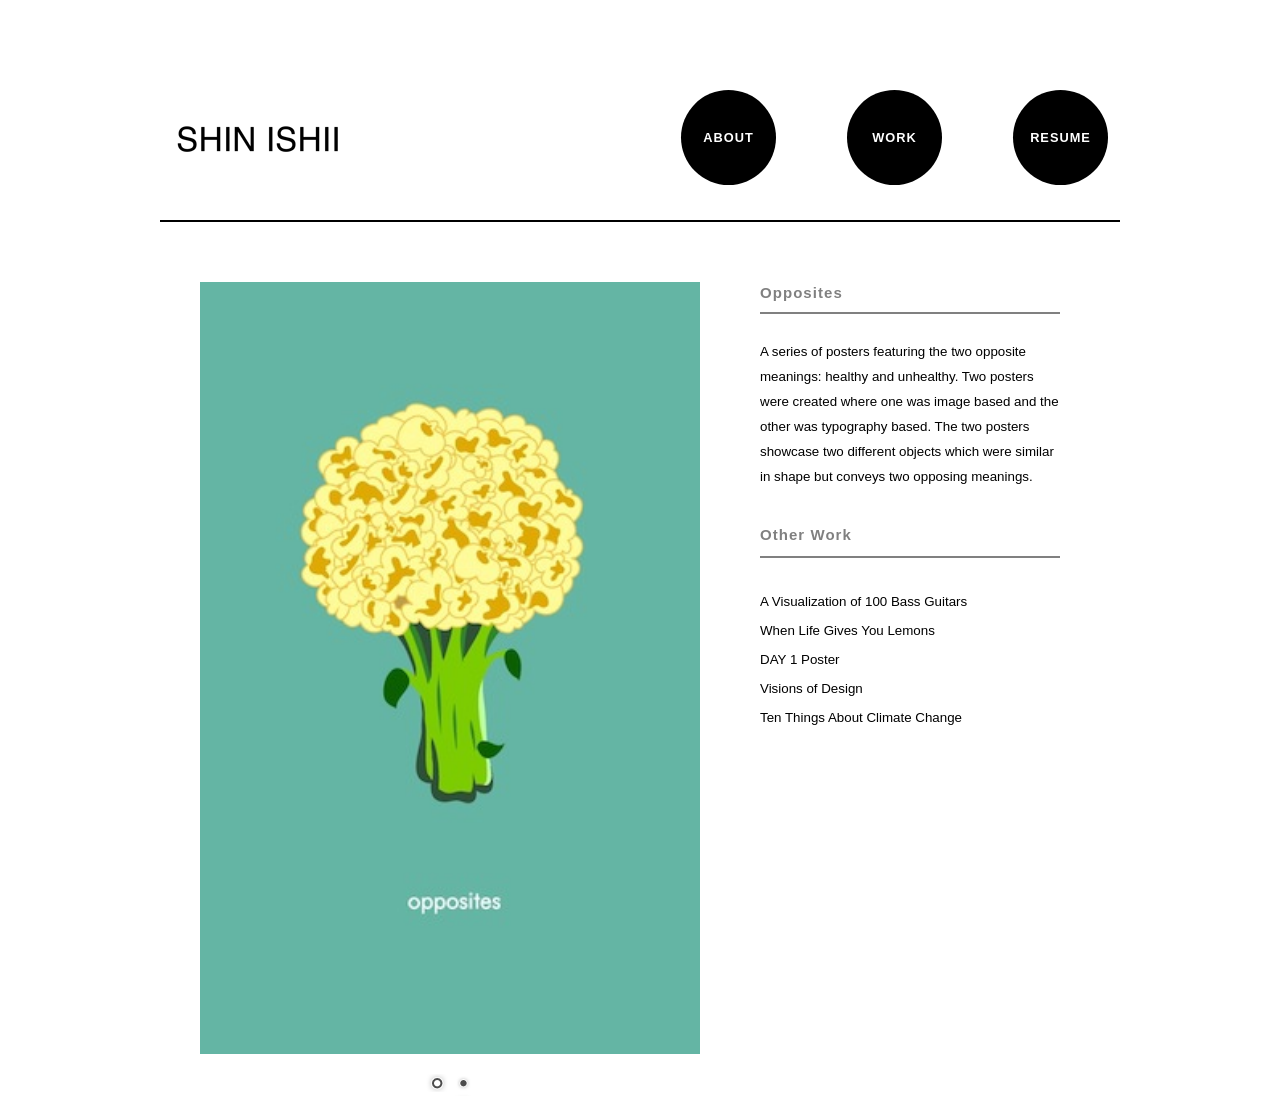
<file: final/opposites.html>
<!DOCTYPE html>
<html>
<head>  
    <title>My Title</title>
    <link rel="stylesheet" type='text/css' href="style.css" />
    <link rel="stylesheet" type='text/css' href="nivo-slider.css" />
    <link rel="stylesheet" href="themes/default/default.css" type="text/css" />
    <script src="http://ajax.googleapis.com/ajax/libs/jquery/1.10.1/jquery.min.js" type="text/javascript"></script>
    <script src="jquery.nivo.slider.pack.js" type="text/javascript"></script>
  </head>

  <body id='website'>
    <header id='site-header'>
  <h1><a href='webpage_text.html'>Site Logo</a></h1>
  <nav id='top-nav'>
    <ul>
    <li class='circle'>
      <a href='about.html' style="text-decoration: none;">ABOUT</a> 
      </li>
      <li class='circle'> 
        <a href='work.html' style="text-decoration: none;">WORK</a>
      </li>
      <li class='circle'>
        <a href='resume.pdf' target="_blank" style="text-decoration: none;">RESUME</a>
      </li>
    </ul>
  </nav>
</header>

<div class="slider-wrapper theme-default">
  <div id='photos' class='nivoSlider'>
    <img src='images/opposites_image.jpg' alt="image" data-transition="slideInLeft" />
    <img src='images/opposites2.jpg' alt="image2" data-transition="slideInLeft" />
  </div>

<script type="text/javascript">
$(window).load(function() {
    $('#photos').nivoSlider({
      manualAdvance: true
    });
});
</script>

    <div id='information'>
    <h1>Opposites</h1>
    <br>
    <p> A series of posters featuring the two opposite meanings: healthy and unhealthy. Two posters were created where one was image based and the other was typography based. The two posters showcase two different objects which were similar in shape but conveys two opposing meanings.</p>
 </div>

  <div id='others'>
    <h1>Other Work</h1>
    <br>
    <ul class='project menu'> 
        <li><a href="100poster.html" style="text-decoration: none; color:black;">A Visualization of 100 Bass Guitars</a></li>
        <li><a href="lemon.html" style="text-decoration: none; color:black;">When Life Gives You Lemons</a></li>
        <li><a href="songposter.html" style="text-decoration: none; color:black;">DAY 1 Poster</a></li>
        <li><a href="book.html" style="text-decoration: none; color:black;">Visions of Design</a></li>
        <li><a href="10climate.html" style="text-decoration: none; color:black;">Ten Things About Climate Change</a></li>
      </ul>
  </div>
</div>
</file>
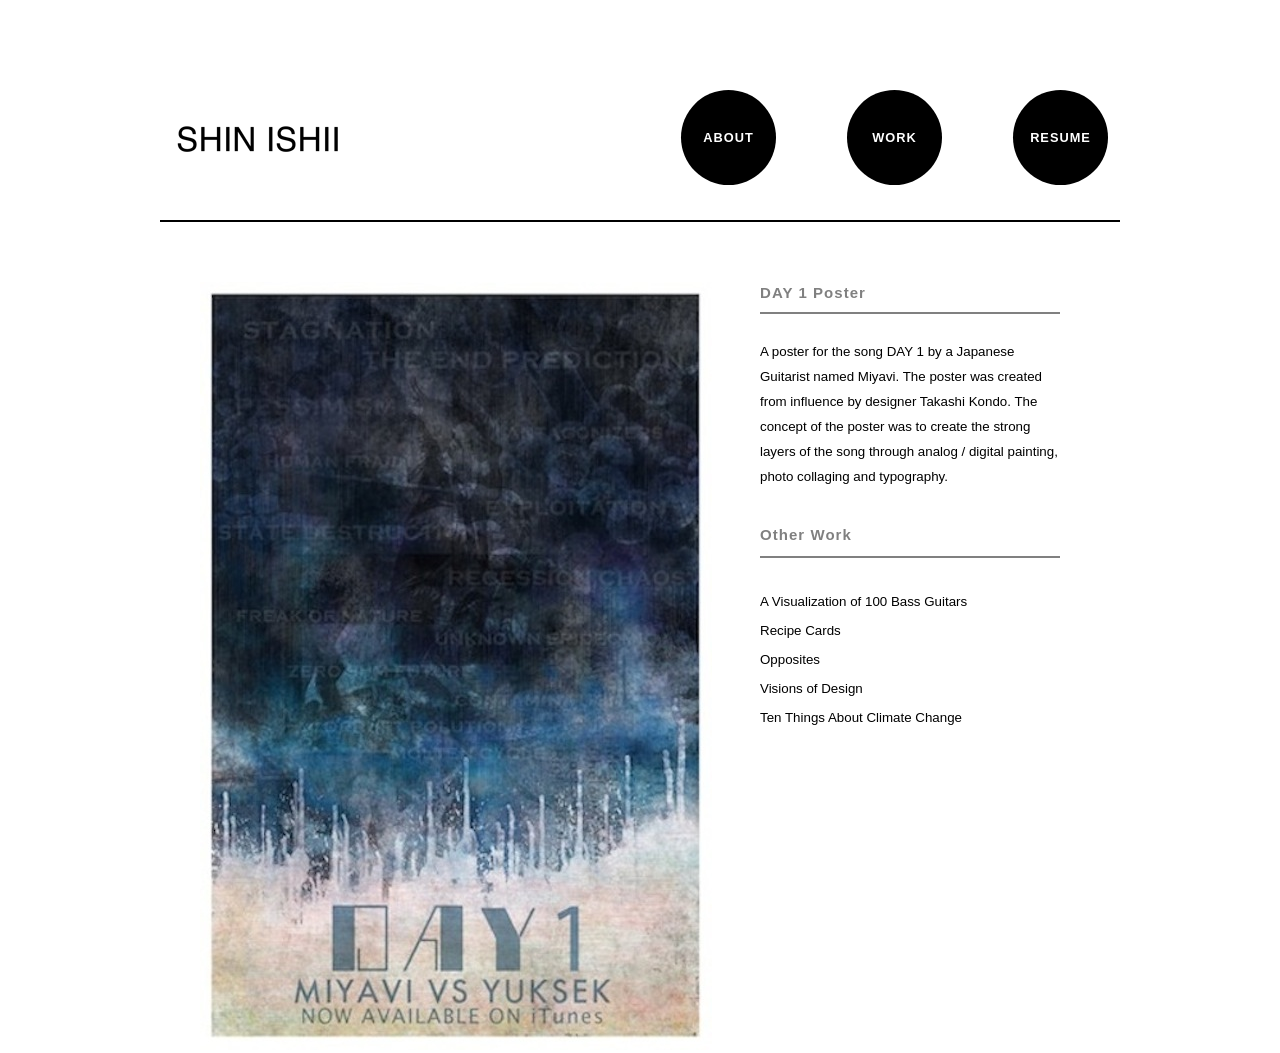
<file: final/songposter.html>
<!DOCTYPE html>
<html>
<head>
    <title>My Title</title>
    <link rel="stylesheet" type='text/css' href="style.css" />
</head>
  

  <body id='website'>
    <header id='site-header'>
  <h1><a href='webpage_text.html'>Site Logo</a></h1>
  <nav id='top-nav'>
    <ul>
    <li class='circle'>
      <a href='about.html' style="text-decoration: none;">ABOUT</a> 
      </li>
      <li class='circle'> 
        <a href='work.html' style="text-decoration: none;">WORK</a>
      </li>
      <li class='circle'>
        <a href='resume.pdf' target="_blank" style="text-decoration: none;">RESUME</a>
      </li>
    </ul>
  </nav>
</header>

<div id='photos'>
    <img src='images/songposter.jpg' alt="poster"/>
  </div>
 
    
  <div id='information'>
      <h1>DAY 1 Poster</h1>
      <br>
    <p> A poster for the song DAY 1 by a Japanese Guitarist named Miyavi. The poster was created from influence by designer Takashi Kondo. The concept of the poster was to create the strong layers of the song through analog / digital painting, photo collaging and typography.</p>
</div>

 <div id='others'>
    <h1>Other Work</h1>
    <br>
    <ul class='project menu'> 
        <li><a href="100poster.html" style="text-decoration: none; color:black;">A Visualization of 100 Bass Guitars</a></li>
        <li><a href="lemon.html" style="text-decoration: none; color:black;">Recipe Cards</a></li>
        <li><a href="opposites.html" style="text-decoration: none; color:black;">Opposites</a></li>
        <li><a href="book.html" style="text-decoration: none; color:black;">Visions of Design</a></li>
        <li><a href="10climate.html" style="text-decoration: none; color:black;">Ten Things About Climate Change</a></li>
      </ul>
  </div>
</body>
</file>
<file: homework/style.css>
/* http://meyerweb.com/eric/tools/css/reset/ 
   v2.0 | 20110126
   License: none (public domain)
*/

html, body, div, span, applet, object, iframe,
h1, h2, h3, h4, h5, h6, p, blockquote, pre,
a, abbr, acronym, address, big, cite, code,
del, dfn, em, img, ins, kbd, q, s, samp,
small, strike, strong, sub, sup, tt, var,
b, u, i, center,
dl, dt, dd, ol, ul, li,
fieldset, form, label, legend,
table, caption, tbody, tfoot, thead, tr, th, td,
article, aside, canvas, details, embed, 
figure, figcaption, footer, header, hgroup, 
menu, nav, output, ruby, section, summary,
time, mark, audio, video {
	margin: 0;
	padding: 0;
	border: 0;
	font-size: 100%;
	font: inherit;
	vertical-align: baseline;
}
/* HTML5 display-role reset for older browsers */
article, aside, details, figcaption, figure, 
footer, header, hgroup, menu, nav, section {
	display: block;
}
body {
	line-height: 1;
}
ol, ul {
	list-style: none;
}
blockquote, q {
	quotes: none;
}
blockquote:before, blockquote:after,
q:before, q:after {
	content: '';
	content: none;
}
table {
	border-collapse: collapse;
	border-spacing: 0;
}

/* Add Styles Here */
body { font-family:Georgia; font-size:14px; }
section#content { margin:0 auto; width:960px; padding:50px 50px; }
a {text-decoration:none; color:#669933}

h1 { font-family:Helvetica; text-transform:uppercase; font-size:50px; font-weight:bold; color:black;  }
h2 { font-size:25px; font-weight:bold; color:black;  padding-top:30px;}
p { font-size:20px; padding-top:10px; padding-left:50px; color:#cccccc;}
</file>
<file: llama-love/style.css>
/* Meyer Reset */
/* http://meyerweb.com/eric/tools/css/reset/ 
   v2.0 | 20110126
   License: none (public domain)
*/

html, body, div, span, applet, object, iframe,
h1, h2, h3, h4, h5, h6, p, blockquote, pre,
a, abbr, acronym, address, big, cite, code,
del, dfn, em, img, ins, kbd, q, s, samp,
small, strike, strong, sub, sup, tt, var,
b, u, i, center,
dl, dt, dd, ol, ul, li,
fieldset, form, label, legend,
table, caption, tbody, tfoot, thead, tr, th, td,
article, aside, canvas, details, embed, 
figure, figcaption, footer, header, hgroup, 
menu, nav, output, ruby, section, summary,
time, mark, audio, video {
	margin: 0;
	padding: 0;
	border: 0;
	font-size: 100%;
	font: inherit;
	vertical-align: baseline;
}
/* HTML5 display-role reset for older browsers */
article, aside, details, figcaption, figure, 
footer, header, hgroup, menu, nav, section {
	display: block;
}
body {
	line-height: 1;
}
ol, ul {
	list-style: none;
}
blockquote, q {
	quotes: none;
}
blockquote:before, blockquote:after,
q:before, q:after {
	content: '';
	content: none;
}
table {
	border-collapse: collapse;
	border-spacing: 0;
}


/* END RESET */
article{float:left;
		width:470px;
		margin:20px;}
h1{font-family:helvetica;
	font-size: 26px;
	font-weight:bold;
	}
h2{color:gray;
   font-family:helvetica;
   font-size:14px;
   margin-bottom:20px;
   margin-top:10px;
}
img{float:left;
	width:250px;
	height:200px;
	margin-right:10px;
	margin-bottom:10px;}
p{padding-bottom:15px;}
</file>
<file: meeee/style.css>
/* http://meyerweb.com/eric/tools/css/reset/ 
   v2.0 | 20110126
   License: none (public domain)
*/

html, body, div, span, applet, object, iframe,
h1, h2, h3, h4, h5, h6, p, blockquote, pre,
a, abbr, acronym, address, big, cite, code,
del, dfn, em, img, ins, kbd, q, s, samp,
small, strike, strong, sub, sup, tt, var,
b, u, i, center,
dl, dt, dd, ol, ul, li,
fieldset, form, label, legend,
table, caption, tbody, tfoot, thead, tr, th, td,
article, aside, canvas, details, embed, 
figure, figcaption, footer, header, hgroup, 
menu, nav, output, ruby, section, summary,
time, mark, audio, video {
	margin: 0;
	padding: 0;
	border: 0;
	font-size: 100%;
	font: inherit;
	vertical-align: baseline;
}
/* HTML5 display-role reset for older browsers */
article, aside, details, figcaption, figure, 
footer, header, hgroup, menu, nav, section {
	display: block;
}
body {
	line-height: 1;
}
ol, ul {
	list-style: none;
}
blockquote, q {
	quotes: none;
}
blockquote:before, blockquote:after,
q:before, q:after {
	content: '';
	content: none;
}
table {
	border-collapse: collapse;
	border-spacing: 0;
}

/* Add Styles Here */
body { font-family:Times; font-size:14px; }
section#content { margin:0 auto; width:960px; padding:20px 0px; }

h1 { font-size:48px; font-weight:bold; color:black; text-align:center; }
h2 { font-size:36px; font-weight:bold; color:black; text-align:center; }
p { padding-bottom:10px; text-align:center;}
img{ height:25%; width:25%; display: block;
    margin-left: auto;
    margin-right: auto;}
</file>
<file: robots/style.css>
/* Meyer Reset */
/* http://meyerweb.com/eric/tools/css/reset/ 
   v2.0 | 20110126
   License: none (public domain)
*/

html, body, div, span, applet, object, iframe,
h1, h2, h3, h4, h5, h6, p, blockquote, pre,
a, abbr, acronym, address, big, cite, code,
del, dfn, em, img, ins, kbd, q, s, samp,
small, strike, strong, sub, sup, tt, var,
b, u, i, center,
dl, dt, dd, ol, ul, li,
fieldset, form, label, legend,
table, caption, tbody, tfoot, thead, tr, th, td,
article, aside, canvas, details, embed, 
figure, figcaption, footer, header, hgroup, 
menu, nav, output, ruby, section, summary,
time, mark, audio, video {
	margin: 0;
	padding: 0;
	border: 0;
	font-size: 100%;
	font: inherit;
	vertical-align: baseline;
}
/* HTML5 display-role reset for older browsers */
article, aside, details, figcaption, figure, 
footer, header, hgroup, menu, nav, section {
	display: block;
}
body {
	line-height: 1;
}
ol, ul {
	list-style: none;
}
blockquote, q {
	quotes: none;
}
blockquote:before, blockquote:after,
q:before, q:after {
	content: '';
	content: none;
}
table {
	border-collapse: collapse;
	border-spacing: 0;
}

#site-header{background-color:#d4e0a3;
			 width:1440px;}
#main-menu {height:45px;
			background-color:#8B6508;}

h1 a{display:block;	
     text-indent:-9999px;    
     position:relative;
  	 width:300px; height:120px;
  	 left:180px;
  	 background:url(images/logo.png) no-repeat left top;
	 }
h2	{font-family:helvetica;
	 font-size:15px;
	 text-transform:uppercase;
	 font-weight:bold;
	 color:#8B6508;
	 padding-bottom:5px;
	 padding-top:8px;}
#top-nav{position:absolute;
		 right:27%;
		 top:10px;
		 }
#top-nav a{text-decoration:none;
			color:#8B6508;
			font-size:13px;}
#main-menu li{float:left;
			display:block;
			padding:15px;
			text-transform:uppercase;
			font-family:helvetica;
			font-weight:bold;
			}
#main-menu	ul{margin-left:170px;}
#page h1{font-size:25px;
		 font-family:helvetica;
		 text-transform:uppercase;
		 font-weight:bold;
		 color:#8B6508;
		 }
#page p{line-height:18px;
		padding-bottom:13px;}
#main-menu	a{text-decoration:none;
		  color:white;}
#page{
	  clear:both;
	  float:left;
	  width:35%;
	  margin:15px;
	  padding-left:170px;
	  padding-top:30px;}
#sidebar{float:right;
		 width:20%;
		 margin-right:300px;
		 padding-top:50px;}
#sidebar h1{font-family:helvetica;
			color:#8B6508;
			text-transform:uppercase;
			font-weight:bold;
		    padding-bottom:8px;}
#sidebar  a{text-decoration:none;
			font-family:helvetica;
			line-height:30px;
			color:#8B6508;}
#sidebar img{width:70%;
			 height:70%;}

#site-footer{clear:both;
			 height:190px;
			  background-color:#8B6508;}
#footer-contact{float:left;
				width:140px;
				padding-top:30px;
				padding-left:185px;}
#footer-contact h1{font-family:helvetica;
					text-transform:uppercase;
					font-weight:bold;
					padding-bottom:10px;
					color:#FFEBCD;}
#footer-contact p {color:white;
					line-height:18px;}
#footer-follow{position:absolute;
				right:28%;
				padding-top:30px;}
#footer-follow h1{font-family:helvetica;
					text-transform:uppercase;
					font-weight:bold;
					padding-bottom:10px;
					color:#FFEBCD;}
#footer-follow img{width:80%;
					height:80%;}
#footer-follow li {float:left;
				  display:block;
				  margin-right:1px;
				  }
</file>
<file: yum/style.css>
/* Meyer Reset */
/* http://meyerweb.com/eric/tools/css/reset/ 
   v2.0 | 20110126
   License: none (public domain)
*/

html, body, div, span, applet, object, iframe,
h1, h2, h3, h4, h5, h6, p, blockquote, pre,
a, abbr, acronym, address, big, cite, code,
del, dfn, em, img, ins, kbd, q, s, samp,
small, strike, strong, sub, sup, tt, var,
b, u, i, center,
dl, dt, dd, ol, ul, li,
fieldset, form, label, legend,
table, caption, tbody, tfoot, thead, tr, th, td,
article, aside, canvas, details, embed, 
figure, figcaption, footer, header, hgroup, 
menu, nav, output, ruby, section, summary,
time, mark, audio, video {
	margin: 0;
	padding: 0;
	border: 0;
	font-size: 100%;
	font: inherit;
	vertical-align: baseline;
}
/* HTML5 display-role reset for older browsers */
article, aside, details, figcaption, figure, 
footer, header, hgroup, menu, nav, section {
	display: block;
}
body {
	line-height: 1;
}
ol, ul {
	list-style: none;
}
blockquote, q {
	quotes: none;
}
blockquote:before, blockquote:after,
q:before, q:after {
	content: '';
	content: none;
}
table {
	border-collapse: collapse;
	border-spacing: 0;
}


/* END RESET */

h1{text-align:center;
	font-size:30px;
	font-family:Cheltenham;
	font-weight:bold;
	margin-top:30px;

   }
h2{text-align:center;
   font-family:Cheltenham;
   font-weight:bold;
	margin-top:5px;}
ol{float:right;
	margin-top:50px;
	padding-right:380px;
	font-family:baskerville;
	width:300px;
	list-style-type:decimal;
	line-height:1.3em;}
ul{float:left;
	margin-left:100px;
	margin-top:50px;
	font-family:baskerville;
	padding-left:330px;}
footer{position:absolute;
		top:470px;
		text-align:center;
		left:0;
		right:0;}
li{margin-bottom:6pt;}
</file>
<file: final/style.css>
/* Meyer Reset */
/* http://meyerweb.com/eric/tools/css/reset/ 
   v2.0 | 20110126
   License: none (public domain)
*/

html, body, div, span, applet, object, iframe,
h1, h2, h3, h4, h5, h6, p, blockquote, pre,
a, abbr, acronym, address, big, cite, code,
del, dfn, em, img, ins, kbd, q, s, samp,
small, strike, strong, sub, sup, tt, var,
b, u, i, center,
dl, dt, dd, ol, ul, li,
fieldset, form, label, legend,
table, caption, tbody, tfoot, thead, tr, th, td,
article, aside, canvas, details, embed, 
figure, figcaption, footer, header, hgroup, 
menu, nav, output, ruby, section, summary,
time, mark, audio, video {
	margin: 0;
	padding: 0;
	border: 0;
	font-size: 100%;
	font: inherit;
	vertical-align: baseline;
}
/* HTML5 display-role reset for older browsers */
article, aside, details, figcaption, figure, 
footer, header, hgroup, menu, nav, section {
	display: block;
}
body {
	line-height: 1;
}
ol, ul {
	list-style: none;
}
blockquote, q {
	quotes: none;
}
blockquote:before, blockquote:after,
q:before, q:after {
	content: '';
	content: none;
}
table {
	border-collapse: collapse;
	border-spacing: 0;
}

body{max-width:960px;
	 margin: 0 auto;}

h1 a{display:block;	
     text-indent:-9999px;    
     position:relative;
  	 width:400px; height:120px;
  	 top:70px;
  	 right:30px;
  	 background:url(images/logo_title.png) no-repeat left top;
	 }

#contacts img{width:70px;
				height:70px;
				float:left;
				padding-top:6px;
				padding-right:2px;
				margin-right:9px;}

#website{position:relative;
		 margin:0 auto;}

#top-nav{position:absolute;
		top: 90px;
		left: 450px;
		height: 30px;
		width:500px;
		text-align: center;}
#profile{float:left;}
#aboutme{float:right;
		 width:300px;}
#slideshow{position:relative;
			top:50px;
			}
#shot{position:absolute;
	  top:100px;
	  width:900px;
	  height:500px;}

#pictures{position:relative;
		  }

#bass{position:absolute;
	  top:70px;
	  width:300px;
	  height:240px;
		filter: url("data:image/svg+xml;utf8,<svg xmlns='http://www.w3.org/2000/svg'><filter id='grayscale'><feColorMatrix type='matrix' values='0.3333 0.3333 0.3333 0 0 0.3333 0.3333 0.3333 0 0 0.3333 0.3333 0.3333 0 0 0 0 0 1 0'/></filter></svg>#grayscalerayscale");
filter: gray;
-webkit-filter: grayscale(100%);
-moz-transition: all 0.5s ease-in-out;
-webkit-transition: all 0.5s ease-in-out;
transition: all 0.5s ease-in-out;}

#bass:hover {
filter: none;
-webkit-filter: grayscale(0%);
}


#lemons{position:absolute;
	   top:70px;
	   left:330px;
	   width:300px;
	   height:240px;
		filter: url("data:image/svg+xml;utf8,<svg xmlns='http://www.w3.org/2000/svg'><filter id='grayscale'><feColorMatrix type='matrix' values='0.3333 0.3333 0.3333 0 0 0.3333 0.3333 0.3333 0 0 0.3333 0.3333 0.3333 0 0 0 0 0 1 0'/></filter></svg>#grayscalerayscale");
filter: gray;
-webkit-filter: grayscale(100%);
-moz-transition: all 0.5s ease-in-out;
-webkit-transition: all 0.5s ease-in-out;
transition: all 0.5s ease-in-out;}

#lemons:hover {
filter: none;
-webkit-filter: grayscale(0%);
}

#miyavi{position:absolute;
	   top:70px;
	   left:660px;
	   width:300px;
	   height:240px;
		filter: url("data:image/svg+xml;utf8,<svg xmlns='http://www.w3.org/2000/svg'><filter id='grayscale'><feColorMatrix type='matrix' values='0.3333 0.3333 0.3333 0 0 0.3333 0.3333 0.3333 0 0 0.3333 0.3333 0.3333 0 0 0 0 0 1 0'/></filter></svg>#grayscalerayscale");
filter: gray;
-webkit-filter: grayscale(100%);
-moz-transition: all 0.5s ease-in-out;
-webkit-transition: all 0.5s ease-in-out;
transition: all 0.5s ease-in-out;}

#miyavi:hover {
filter: none;
-webkit-filter: grayscale(0%);
}

#opposites{position:absolute;
	  top:340px;
	  width:300px;
	  height:240px;
		filter: url("data:image/svg+xml;utf8,<svg xmlns='http://www.w3.org/2000/svg'><filter id='grayscale'><feColorMatrix type='matrix' values='0.3333 0.3333 0.3333 0 0 0.3333 0.3333 0.3333 0 0 0.3333 0.3333 0.3333 0 0 0 0 0 1 0'/></filter></svg>#grayscalerayscale");
filter: gray;
-webkit-filter: grayscale(100%);
-moz-transition: all 0.5s ease-in-out;
-webkit-transition: all 0.5s ease-in-out;
transition: all 0.5s ease-in-out;}

#opposites:hover {
filter: none;
-webkit-filter: grayscale(0%);
}

#climate{position:absolute;
	  top:340px;
	  left:660px;
	  width:300px;
	  height:240px;
		filter: url("data:image/svg+xml;utf8,<svg xmlns='http://www.w3.org/2000/svg'><filter id='grayscale'><feColorMatrix type='matrix' values='0.3333 0.3333 0.3333 0 0 0.3333 0.3333 0.3333 0 0 0.3333 0.3333 0.3333 0 0 0 0 0 1 0'/></filter></svg>#grayscalerayscale");
filter: gray;
-webkit-filter: grayscale(100%);
-moz-transition: all 0.5s ease-in-out;
-webkit-transition: all 0.5s ease-in-out;
transition: all 0.5s ease-in-out;}

#climate:hover {
filter: none;
-webkit-filter: grayscale(0%);
}

#book{position:absolute;
	   top:340px;
	   left:330px;
	   width:300px;
	   height:240px;
		filter: url("data:image/svg+xml;utf8,<svg xmlns='http://www.w3.org/2000/svg'><filter id='grayscale'><feColorMatrix type='matrix' values='0.3333 0.3333 0.3333 0 0 0.3333 0.3333 0.3333 0 0 0.3333 0.3333 0.3333 0 0 0 0 0 1 0'/></filter></svg>#grayscalerayscale");
filter: gray;
-webkit-filter: grayscale(100%);
-moz-transition: all 0.5s ease-in-out;
-webkit-transition: all 0.5s ease-in-out;
transition: all 0.5s ease-in-out;}

#book:hover {
filter: none;
-webkit-filter: grayscale(0%);
}

#content{position:relative;
				top:60px;
				
				}

#me{position:relative;
	 width:300px;
	 left:55px;
	 top:5px;}
.aboutme{position:absolute;
		width:500px;
		left:435px;
		top:33px;
		line-height:25px;}
#photos{position:relative;
		top:60px;
	    left:40px;}
#photo{position:relative;
		top:60px;
		left:30px;
	    }
#information{position:absolute;
			 top:280px;
			 left:600px;
			 width:300px;
			 line-height:25px;}




#top-nav li{font-family:helvetica;
	font-weight:bold;
	float:left;
	letter-spacing: 1px
	}
p{font-family:helvetica;
  font-size:10pt;}

#contacts{padding-top:10px;}


.circle{width:95px;
height:95px;
border-radius:250px;
font-size:0.8em;
color:#fff;
-webkit-transition: 1s;
line-height:95px;
text-align:center;
background:#000;
margin-left:71px;
}

.circle a{color:white;
  list-style:none;}


.circle:hover{background:#009999;}




h1{font-size:15px;
	font-family:Helvetica;
	color:gray;
	font-weight:bold;}



.slider-wrapper{width:500px;
				}
.wrapper{width:900px;
				}
#others {position:absolute;
	  		width:300px;
	  		left:600px;
	  		top:520px;}
#others {line-height:29px;}
#others li{font-family:helvetica;
			color:black;
			font-size:10pt;}
#others h1{	border-bottom:2px solid grey;
	padding-bottom:7px;
	letter-spacing:0.07em;}
#information h1{border-bottom:2px solid grey;
	padding-bottom:7px;
	letter-spacing:0.07em;}
#site-header{border-bottom:2px solid black;
			padding-bottom:100px;}
</file>
<file: final/themes/default/default.css>
/*
Skin Name: Nivo Slider Default Theme
Skin URI: http://nivo.dev7studios.com
Description: The default skin for the Nivo Slider.
Version: 1.3
Author: Gilbert Pellegrom
Author URI: http://dev7studios.com
Supports Thumbs: true
*/

.theme-default .nivoSlider {
	position:relative;
	background:#fff url(loading.gif) no-repeat 50% 50%;
    margin-bottom:10px;
}
.theme-default .nivoSlider img {
	position:absolute;
	top:0px;
	left:0px;
	display:none;
}
.theme-default .nivoSlider a {
	border:0;
	display:block;
}

.theme-default .nivo-controlNav {
	text-align: center;
	padding-top: 70px;
	padding-left: 80px;
}
.theme-default .nivo-controlNav a {
	display:inline-block;
	width:22px;
	height:22px;
	background:url(bullets.png) no-repeat;
	text-indent:-9999px;
	border:0;
	margin: 0 2px;
}
.theme-default .nivo-controlNav a.active {
	background-position:0 -22px;
}

.theme-default .nivo-directionNav a {
	display:block;
	width:30px;
	height:30px;
	background:url(arrows.png) no-repeat;
	text-indent:-9999px;
	border:0;
	opacity: 0;
	-webkit-transition: all 200ms ease-in-out;
    -moz-transition: all 200ms ease-in-out;
    -o-transition: all 200ms ease-in-out;
    transition: all 200ms ease-in-out;
}
.theme-default:hover .nivo-directionNav a { opacity: 1; }
.theme-default a.nivo-nextNav {
	background-position:-30px 0;
	right:15px;
}
.theme-default a.nivo-prevNav {
	left:15px;
}

.theme-default .nivo-caption {
    font-family: Helvetica, Arial, sans-serif;
}
.theme-default .nivo-caption a {
    color:#fff;
    border-bottom:1px dotted #fff;
}
.theme-default .nivo-caption a:hover {
    color:#fff;
}

.theme-default .nivo-controlNav.nivo-thumbs-enabled {
	width: 100%;
}
.theme-default .nivo-controlNav.nivo-thumbs-enabled a {
	width: auto;
	height: auto;
	background: none;
	margin-bottom: 5px;
}
.theme-default .nivo-controlNav.nivo-thumbs-enabled img {
	display: block;
	width: 120px;
	height: auto;
}
</file>
